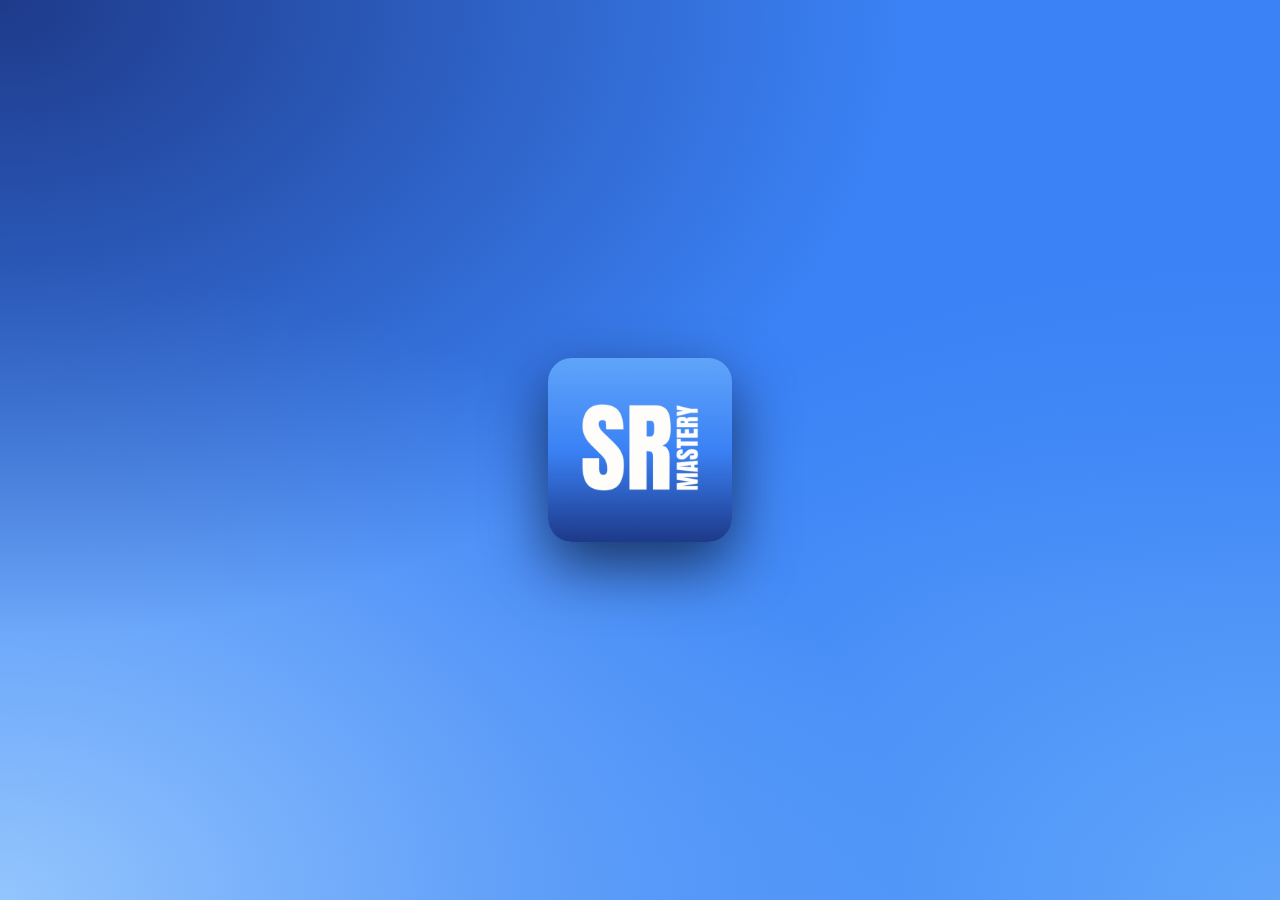
<file: index.html>
<!DOCTYPE html>
<html lang="en">
<head>
<meta charset="UTF-8">
<meta name="viewport" content="width=device-width,initial-scale=1,viewport-fit=cover">
<meta name="theme-color" content="#1e3a8a">
<meta name="apple-mobile-web-app-capable" content="yes">
<meta name="mobile-web-app-capable" content="yes">
<meta name="apple-mobile-web-app-title" content="SR Mastery">
<script>try{var s=(JSON.parse(localStorage.getItem('srm.v1')).settings||{}).theme||'dark',d=s==='dark'||(s==='system'&&matchMedia('(prefers-color-scheme: dark)').matches);document.documentElement.dataset.theme=d?'dark':'light'}catch(e){document.documentElement.dataset.theme='dark'}</script>
<style>html{background:#3b82f6}</style>
<title>Self Regulation Mastery</title>
<link rel="manifest" href="manifest.json">
<link rel="icon" href="icon-192.png">
<link rel="apple-touch-icon" href="apple-touch-icon.png">
<link rel="stylesheet" href="css/fonts.css">
<link rel="stylesheet" href="css/app.css">
</head>
<body>
<div id="splash"><img src="icon-512.png" alt="Self Regulation Mastery"></div>

<main id="welcome" hidden>
  <div class="band">
    <header class="wtop"><div data-lang-seg></div><div data-theme-seg></div></header>
    <div class="hero">
      <img src="icon-512.png" alt="" class="logo">
      <h1>Self Regulation Mastery</h1>
      <span class="kicker" data-i="kicker"></span>
      <p class="tagline" data-i="tagline"></p>
    </div>
  </div>
  <section class="pbox" aria-labelledby="lgH">
    <div class="lhd"><h2 id="lgH" data-i="login"></h2><p data-i="loginSub"></p></div>
    <div class="lhd lhd0"><h2 data-i="wlc"></h2><p data-i="wlcSub"></p></div>
    <div id="plist"></div>
    <button class="btn add wide" data-a="cp"><svg viewBox="0 0 24 24" aria-hidden="true"><path d="M12 5v14M5 12h14"/></svg><span data-i="createProfile"></span></button>
    <div id="cpForm" class="reveal"><div>
      <div class="form">
        <label class="lbl" for="pname" data-i="pname"></label>
        <input id="pname" class="inp" maxlength="24" autocomplete="off" data-ip="pname">
        <label class="lbl" for="pgender" data-i="gender"></label>
        <select id="pgender" class="inp"><option value="" data-i="choose"></option><option value="male" data-i="male"></option><option value="female" data-i="female"></option></select>
        <p id="cpErr" class="err" role="alert"></p>
        <button class="btn pri wide" data-a="create" data-i="create"></button>
        <button class="btn ghost wide" data-a="cpCancel" data-i="cancel"></button>
      </div>
    </div></div>
    <button class="btn guide wide" data-a="guide"><svg viewBox="0 0 24 24" aria-hidden="true"><circle cx="12" cy="12" r="9"/><path d="M9.5 9.5a2.5 2.5 0 1 1 3.5 2.3c-.6.3-1 .9-1 1.6v.6"/><path d="M12 17h.01"/></svg><span data-i="guide"></span></button>
    <p class="site"><svg viewBox="0 0 24 24" aria-hidden="true"><circle cx="12" cy="12" r="9"/><path d="M3 12h18M12 3c2.5 2.6 3.8 5.6 3.8 9s-1.3 6.4-3.8 9c-2.5-2.6-3.8-5.6-3.8-9S9.5 5.6 12 3"/></svg><span>srmastery.com</span></p>
  </section>
</main>

<div id="app" hidden>
  <header class="hd"><span class="hic" id="hI" aria-hidden="true"></span><div class="hx"><h1 id="hT"></h1><p id="hS"></p></div></header>
  <section id="view"></section>
  <nav id="nav" aria-label="Main"></nav>
</div>

<div id="scrim"></div>
<div id="sheet" role="dialog" aria-modal="true" aria-hidden="true"></div>
<div id="toast" role="status"></div>
<input type="file" id="impF" accept=".json,application/json" hidden>
<div id="print" aria-hidden="true"></div>
<script src="js/app.js"></script>
</body>
</html>
</file>
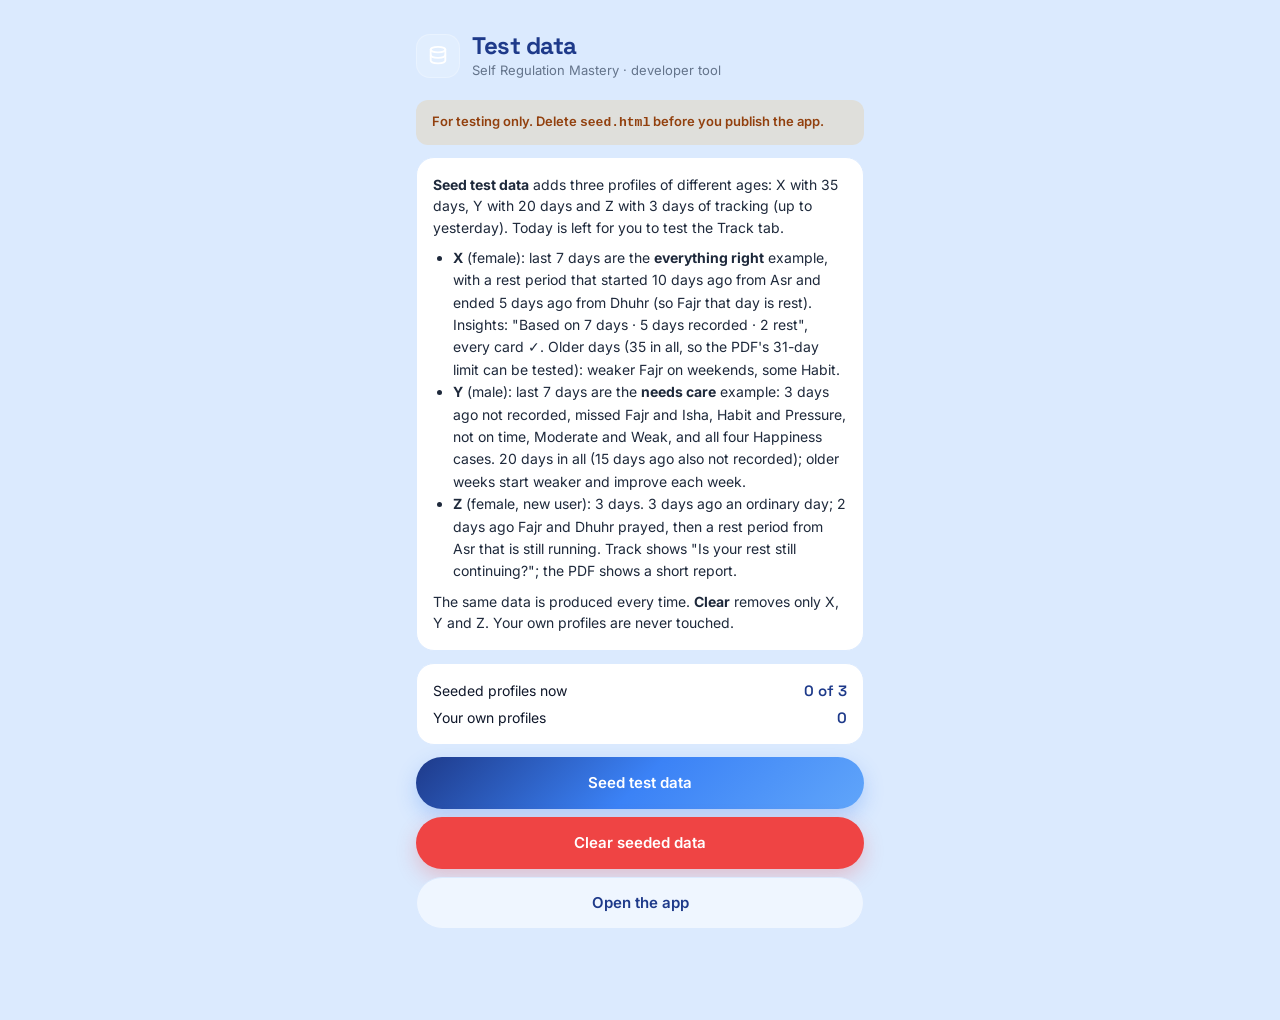
<file: seed.html>
<!DOCTYPE html>
<html lang="en">
<head>
<meta charset="UTF-8">
<meta name="viewport" content="width=device-width,initial-scale=1,viewport-fit=cover">
<title>Test Data · Self Regulation Mastery</title>
<!-- DEVELOPMENT TOOL ONLY. The app never loads this page. Delete seed.html before release. -->
<script>try{var s=(JSON.parse(localStorage.getItem('srm.v1')).settings||{}).theme,d=s==='dark'||(!s&&matchMedia('(prefers-color-scheme: dark)').matches);document.documentElement.dataset.theme=d?'dark':'light'}catch(e){}</script>
<link rel="stylesheet" href="css/fonts.css">
<link rel="stylesheet" href="css/app.css">
<style>
  body{overflow:auto}
  .wrap{max-width:480px;margin:0 auto;padding:calc(var(--s8) + var(--sat)) var(--s4) var(--s8)}
  .wrap>*+*{margin-top:var(--s3)}
  .top{display:flex;align-items:center;gap:var(--s3);margin-bottom:var(--s5)}
  .top h1{font-size:24px;line-height:1.2}
  .top p{font-size:13px;color:var(--muted)}
  .warn{display:block;padding:var(--s3) var(--s4);border-radius:var(--r-md);background:var(--warn-tint);color:var(--warn-txt);font-size:13px;font-weight:600;line-height:1.5}
  .card p{font-size:14px;line-height:1.55;color:var(--text-2)}
  .card ul{margin:var(--s2) 0 0 var(--s5);font-size:14px;line-height:1.6;color:var(--text-2)}
  .stat{display:flex;justify-content:space-between;align-items:center;gap:var(--s3);font-size:14px}
  .stat b{font:600 15px var(--f-display);color:var(--head)}
  #msg{min-height:48px;display:flex;align-items:center;justify-content:center;text-align:center;padding:var(--s3);border-radius:var(--r-md);font-size:14px;font-weight:600}
  #msg.ok{background:var(--ok-tint);color:var(--ok-txt)}
  #msg.err{background:var(--err-tint);color:var(--err-txt)}
  .btns{display:grid;gap:var(--s2)}
  a.btn{text-decoration:none}
</style>
</head>
<body>
<main class="wrap">
  <div class="top">
    <span class="hic" aria-hidden="true"><svg viewBox="0 0 24 24"><ellipse cx="12" cy="5" rx="8" ry="3"/><path d="M4 5v6c0 1.7 3.6 3 8 3s8-1.3 8-3V5"/><path d="M4 11v6c0 1.7 3.6 3 8 3s8-1.3 8-3v-6"/></svg></span>
    <div><h1>Test data</h1><p>Self Regulation Mastery · developer tool</p></div>
  </div>

  <div class="warn" role="note">For testing only. Delete <code>seed.html</code> before you publish the app.</div>

  <div class="glass card">
    <p><b>Seed test data</b> adds three profiles of different ages: X with 35 days, Y with 20 days and Z with 3 days of tracking (up to yesterday). Today is left for you to test the Track tab.</p>
    <ul>
      <li><b>X</b> (female): last 7 days are the <b>everything right</b> example, with a rest period that started 10 days ago from Asr and ended 5 days ago from Dhuhr (so Fajr that day is rest). Insights: "Based on 7 days · 5 days recorded · 2 rest", every card ✓. Older days (35 in all, so the PDF's 31-day limit can be tested): weaker Fajr on weekends, some Habit.</li>
      <li><b>Y</b> (male): last 7 days are the <b>needs care</b> example: 3 days ago not recorded, missed Fajr and Isha, Habit and Pressure, not on time, Moderate and Weak, and all four Happiness cases. 20 days in all (15 days ago also not recorded); older weeks start weaker and improve each week.</li>
      <li><b>Z</b> (female, new user): 3 days. 3 days ago an ordinary day; 2 days ago Fajr and Dhuhr prayed, then a rest period from Asr that is still running. Track shows "Is your rest still continuing?"; the PDF shows a short report.</li>
    </ul>
    <p style="margin-top:8px">The same data is produced every time. <b>Clear</b> removes only X, Y and Z. Your own profiles are never touched.</p>
  </div>

  <div class="glass card">
    <div class="stat"><span>Seeded profiles now</span><b id="cnt">–</b></div>
    <div class="stat" style="margin-top:6px"><span>Your own profiles</span><b id="own">–</b></div>
  </div>

  <div class="btns">
    <button class="btn pri wide" id="seed">Seed test data</button>
    <button class="btn dng wide" id="clear">Clear seeded data</button>
    <a class="btn ghost wide" href="./">Open the app</a>
  </div>
  <div id="msg" role="status"></div>
</main>

<script>
'use strict';
const K='srm.v1',PR=['fajr','dhuhr','asr','maghrib','isha'],SEED=['seed_x','seed_y','seed_z'],NAMES={seed_x:'X',seed_y:'Y',seed_z:'Z'};
const $=s=>document.querySelector(s);
const dk=d=>d.getFullYear()+'-'+String(d.getMonth()+1).padStart(2,'0')+'-'+String(d.getDate()).padStart(2,'0'); // local date, same as the app
const fresh=()=>({schemaVersion:3,settings:{lang:'en'},profiles:{},trackingData:{},drafts:{}});
function load(){try{const d=JSON.parse(localStorage.getItem(K));if(d&&d.schemaVersion){d.profiles=d.profiles||{};d.trackingData=d.trackingData||{};d.drafts=d.drafts||{};d.settings=d.settings||{lang:'en'};return d}}catch(e){}return fresh()}
const save=d=>localStorage.setItem(K,JSON.stringify(d));
const say=(t,c)=>{const m=$('#msg');m.textContent=t;m.className=c||''};
function refresh(){const d=load(),ids=Object.keys(d.profiles);$('#cnt').textContent=ids.filter(i=>SEED.includes(i)).length+' of 3';$('#own').textContent=ids.filter(i=>!SEED.includes(i)).length}

/* deterministic random: same data on every seed */
function rng(seed){let s=seed>>>0;return()=>{s=(s*1664525+1013904223)>>>0;return s/4294967296}}
const at=(d,h,m)=>{const x=new Date(d);x.setHours(h,m,0,0);return x.toISOString()};
const ago=(today,i)=>{const d=new Date(today);d.setDate(d.getDate()-i);return d};

/* One saved day exactly as the app stores it (v4):
   - a rest prayer (start / end day of a rest period): {prayed:false,motive:null,manner:null,rest:true}
   - not prayed -> motive & manner null
   - Life Impact only when every due prayer was performed, otherwise null
   - happy: 'well' | 'moderate' | 'none' every recorded day */
function day(d,o,r){const rs=o.rest||[],prayers={};
  PR.forEach(p=>{if(rs.includes(p)){prayers[p]={prayed:false,motive:null,manner:null,rest:true};return}
    const y=!(o.miss||[]).includes(p);
    prayers[p]={prayed:y,motive:y?((o.habit||[]).includes(p)?'habit':(o.pressure||[]).includes(p)?'pressure':'purpose'):null,manner:y?!(o.notRight||[]).includes(p):null}});
  const due=PR.filter(p=>!rs.includes(p)),all=due.every(p=>prayers[p].prayed);
  return{isExempt:false,prayers,impact:all?(o.impact||'better'):null,happy:o.hap,savedAt:at(d,21,10+Math.floor(r()*45))}}
/* a full rest day inside a rest period: the app writes it by itself (auto) the same way */
const restDay=d=>({isExempt:true,prayers:null,impact:null,happy:null,savedAt:at(d,21,0),auto:true});
/* an ordinary older day from chances */
function rand(d,r,c){const o={miss:[],habit:[],pressure:[],notRight:[]};
  PR.forEach(p=>{if(r()>c.pray(p))return o.miss.push(p);if(r()>c.purpose)(r()<c.press?o.pressure:o.habit).push(p);if(r()>c.right(p))o.notRight.push(p)});
  const good=!o.miss.length&&!o.habit.length&&!o.pressure.length;
  o.impact=good?(r()<.85?'better':'average'):(r()<.5?'average':'poor');
  const earned=good&&!o.notRight.length&&o.impact==='better';
  o.hap=earned?(r()<.85?'well':'moderate'):(r()<.25?'well':r()<.6?'moderate':'none');
  return day(d,o,r)}

/* X (female): last 7 days = "everything right" with rest.
   Rest period: from Asr 10 days ago (Fajr + Dhuhr prayed that day) to Dhuhr 5 days ago (Fajr that day is rest).
   7 days: 7 & 6 days ago rest · 5 days ago 4 of 4 · 4–1 days ago all perfect. */
const DAYS={seed_x:35,seed_y:20,seed_z:3}; // tracked days per profile (yesterday back to N days ago)
function buildX(today){const r=rng(11),td={};
  for(let i=1;i<=DAYS.seed_x;i++){const d=ago(today,i),k=dk(d);
    if(i<=4){td[k]=day(d,{impact:'better',hap:'well'},r);continue}
    if(i===5){td[k]=day(d,{rest:['fajr'],impact:'better',hap:'well'},r);continue}
    if(i<=9){td[k]=restDay(d);continue}
    if(i===10){td[k]=day(d,{rest:['asr','maghrib','isha'],impact:'better',hap:'well'},r);continue}
    const wk=[0,6].includes(d.getDay());
    td[k]=rand(d,r,{pray:p=>p==='fajr'?(wk?.3:.85):.95,purpose:.88,press:.25,right:()=>.8})}
  return td}
const restX=today=>[{s:dk(ago(today,10)),sp:2,e:dk(ago(today,5)),ep:1}];

/* Y (male): last 7 days = "needs care"; every Insights card shows its improvement message:
   missed 7 of 35 (Fajr 2, Isha 2, Dhuhr 1, Asr 1, Maghrib 1; 3 days ago not recorded) · 2 of 28 without purpose
   · 2 of 28 not on time / right way · Moderate 1, Weak 1, 3 days cannot be assessed
   · Happiness: complete & well 1, complete & low 1, short & well 2, short & low 2 */
const Y7={1:{impact:'better',hap:'well'},
  2:{miss:['fajr'],hap:'moderate'},
  4:{habit:['isha'],notRight:['fajr'],impact:'poor',hap:'well'},
  5:{impact:'better',hap:'moderate'},
  6:{miss:['isha'],hap:'well'},
  7:{pressure:['asr'],notRight:['isha'],impact:'average',hap:'none'}};
function buildY(today){const r=rng(29),td={};
  for(let i=1;i<=DAYS.seed_y;i++){if(i===3||i===15)continue; // not recorded
    const d=ago(today,i),k=dk(d),w=Math.min(4,Math.ceil(i/7)); // week 1 = most recent
    if(Y7[i]){td[k]=day(d,Y7[i],r);continue}
    const P=[0,.97,.86,.72,.58][w],M=[0,.95,.82,.68,.55][w],Q=[0,.9,.78,.64,.5][w]; // each week better than the one before
    td[k]=rand(d,r,{pray:()=>P,purpose:M,press:w>=3?.7:.35,right:p=>p==='isha'?Q-.3:Q})}
  return td}

/* Z (female, new user, 3 days): 3 days ago ordinary · 2 days ago Fajr + Dhuhr, rest from Asr · 1 day ago rest.
   The rest period is still running (the app adds today by itself). */
function buildZ(today){const r=rng(47),td={};
  for(let i=1;i<=DAYS.seed_z;i++){const d=ago(today,i),k=dk(d);
    if(i===1){td[k]=restDay(d);continue}
    if(i===2){td[k]=day(d,{rest:['asr','maghrib','isha'],impact:'better',hap:'well'},r);continue}
    td[k]=rand(d,r,{pray:()=>.92,purpose:.85,press:.3,right:()=>.82})}
  return td}
const restZ=today=>[{s:dk(ago(today,2)),sp:2,e:null,ep:null}];

$('#seed').onclick=()=>{try{
  const d=load(),clash=Object.values(d.profiles).find(p=>!SEED.includes(p.id)&&['x','y','z'].includes(p.name.trim().toLowerCase()));
  if(clash)return say(`You already have your own profile named “${clash.name}”. Rename it in the app first.`,'err');
  const today=new Date();today.setHours(12,0,0,0);
  const created=id=>{const c=ago(today,DAYS[id]);c.setHours(9,0,0,0);return c.toISOString()}; // each profile starts on its first tracked day
  const mk=(id,gender,rest)=>{d.profiles[id]={id,name:NAMES[id],gender,createdAt:created(id),seeded:true};if(rest)d.profiles[id].rest=rest;delete d.drafts[id]};
  mk('seed_x','female',restX(today));mk('seed_y','male');mk('seed_z','female',restZ(today));
  d.trackingData.seed_x=buildX(today);d.trackingData.seed_y=buildY(today);d.trackingData.seed_z=buildZ(today);
  d.schemaVersion=Math.max(d.schemaVersion||0,3);
  save(d);refresh();
  say(`Done. X: ${Object.keys(d.trackingData.seed_x).length} days, Y: ${Object.keys(d.trackingData.seed_y).length} days, Z: ${Object.keys(d.trackingData.seed_z).length} days. Open (or reload) the app.`,'ok');
}catch(e){say('Could not save test data: '+e.message,'err')}};

$('#clear').onclick=()=>{try{
  const d=load();let n=0;
  SEED.forEach(id=>{if(d.profiles[id])n++;delete d.profiles[id];delete d.trackingData[id];delete d.drafts[id]});
  save(d);refresh();say(n?'Seeded profiles X, Y and Z and all their data were removed.':'There was no seeded data to remove.','ok');
}catch(e){say('Could not clear: '+e.message,'err')}};

refresh();
</script>
</body>
</html>
</file>
<file: css/fonts.css>
@font-face{font-family:"Space Grotesk";font-weight:300 700;font-style:normal;font-display:swap;src:url(../fonts/sg.woff2) format("woff2")}
@font-face{font-family:"Inter";font-weight:100 900;font-style:normal;font-display:swap;src:url(../fonts/inter.woff2) format("woff2")}
@font-face{font-family:"JetBrains Mono";font-weight:100 800;font-style:normal;font-display:swap;src:url(../fonts/jbm.woff2) format("woff2")}
@font-face{font-family:"Anek Malayalam";font-weight:100 800;font-style:normal;font-display:swap;src:url(../fonts/anek-ml.woff2) format("woff2")}
@font-face{font-family:"Noto Sans Malayalam";font-weight:100 900;font-style:normal;font-display:swap;src:url(../fonts/noto-ml.woff2) format("woff2")}
@font-face{font-family:"Manjari";font-weight:400;font-style:normal;font-display:swap;src:url(../fonts/manjari-400.woff2) format("woff2")}
@font-face{font-family:"Manjari";font-weight:700;font-style:normal;font-display:swap;src:url(../fonts/manjari-700.woff2) format("woff2")}
@font-face{font-family:"Amiri";font-weight:400;font-style:normal;font-display:swap;src:url(../fonts/amiri.woff2) format("woff2")}
</file>
<file: css/app.css>
/* =====================================================================
   Self Regulation Mastery — stylesheet v3
   Colours & fonts: COLOR.html (Cognitive Blue) only, + Amiri for Arabic.
   See DESIGN.md for the blueprint this file implements.
   ===================================================================== */

/* ---------- 1. Tokens ---------- */
:root{
  /* primitives (COLOR.html) */
  --cb-navy:#1e3a8a;--cb-blue-electric:#3b82f6;--cb-blue-sky:#60a5fa;--cb-blue-light:#93c5fd;--cb-blue-pale:#dbeafe;--cb-blue-ice:#eff6ff;
  --cb-blue-hover:#2563eb;--cb-blue-active:#1d4ed8;--cb-white:#ffffff;--cb-slate-dark:#1e293b;--cb-slate-verydark:#0f172a;--cb-midnight:#020617;
  --cb-slate:#334155;--cb-slate-mid:#475569;--cb-text-muted:#64748b;
  --cb-ok:#10b981;--cb-warn:#f59e0b;--cb-err:#ef4444;--cb-ok-ink:#065f46;--cb-warn-ink:#92400e;--cb-ok-pale:#d1fae5;--cb-warn-pale:#fef3c7;--cb-line-subtle:#e2e8f0;
  --grad-primary:linear-gradient(135deg,#1e3a8a,#3b82f6,#60a5fa);
  --grad-mesh:radial-gradient(at 0% 0%,#1e3a8a 0%,transparent 50%),radial-gradient(at 100% 0%,#3b82f6 0%,transparent 50%),radial-gradient(at 100% 100%,#60a5fa 0%,transparent 50%),radial-gradient(at 0% 100%,#93c5fd 0%,transparent 50%);
  --ease-out:cubic-bezier(.215,.61,.355,1);--ease-spring:cubic-bezier(.34,1.56,.64,1);
  --shadow-sm:0 2px 8px rgba(30,58,138,.05);--shadow-md:0 6px 24px rgba(30,58,138,.08);--shadow-lg:0 14px 40px rgba(30,58,138,.12);--shadow-xl:0 24px 60px rgba(30,58,138,.18);
  --r-xs:4px;--r-sm:8px;--r-md:12px;--r-lg:18px;--r-xl:24px;--r-pill:9999px;
  --s1:4px;--s2:8px;--s3:12px;--s4:16px;--s5:20px;--s6:24px;--s8:32px;--s10:40px;--s12:48px;
  --f-display:'Space Grotesk','Anek Malayalam',sans-serif;--f-body:'Inter','Noto Sans Malayalam',sans-serif;--f-mono:'JetBrains Mono',monospace;--f-ar:'Amiri',serif;
  --sat:env(safe-area-inset-top,0px);--sab:env(safe-area-inset-bottom,0px);
  /* semantic roles — light */
  --canvas:var(--cb-blue-ice);--surface:var(--cb-white);--fill:var(--cb-blue-ice);--raised:var(--cb-white);
  --line:var(--cb-blue-pale);--line-2:var(--cb-blue-light);
  --head:var(--cb-navy);--text:var(--cb-slate-verydark);--text-2:var(--cb-slate-dark);--muted:var(--cb-text-muted);
  --accent:var(--cb-blue-electric);--accent-ink:var(--cb-blue-electric);--accent-soft:var(--cb-blue-pale);
  --ok-tint:rgba(16,185,129,.12);--warn-tint:rgba(245,158,11,.14);--err-tint:rgba(239,68,68,.1);
  --ok-txt:var(--cb-ok-ink);--warn-txt:var(--cb-warn-ink);--err-txt:var(--cb-err);
  --glass:rgba(255,255,255,.75);--scrim:rgba(15,23,42,.65);
  /* chart series */
  --ser1:var(--cb-navy);--ser2:var(--cb-blue-electric);--ser3:var(--cb-blue-sky);
  /* legacy names still used by inline markup */
  --t-head:var(--head);--t-body:var(--text);--t-muted:var(--muted);--border-card:var(--line);--border-interactive:var(--line-2);
  --cb-blue-ice-v:var(--fill);--surface-glass-light:var(--glass);
  color-scheme:light;
}
:root[data-theme=dark]{
  --canvas:var(--cb-slate-verydark);--surface:var(--cb-slate-dark);--fill:var(--cb-slate-verydark);--raised:var(--cb-slate);
  --line:var(--cb-slate);--line-2:var(--cb-slate-mid);
  --head:var(--cb-white);--text:var(--cb-blue-ice);--text-2:var(--cb-blue-ice);--muted:var(--cb-blue-light);
  --accent:var(--cb-blue-electric);--accent-ink:var(--cb-blue-sky);--accent-soft:rgba(59,130,246,.18);
  --ok-tint:rgba(16,185,129,.16);--warn-tint:rgba(245,158,11,.16);--err-tint:rgba(239,68,68,.16);
  --ok-txt:var(--cb-ok);--warn-txt:var(--cb-warn);--err-txt:var(--cb-err);
  --glass:rgba(30,41,59,.78);--scrim:rgba(2,6,23,.8);
  --shadow-sm:0 2px 8px rgba(2,6,23,.35);--shadow-md:0 6px 24px rgba(2,6,23,.45);--shadow-lg:0 14px 40px rgba(2,6,23,.55);--shadow-xl:0 24px 60px rgba(2,6,23,.65);
  --ser1:var(--cb-blue-electric);--ser2:var(--cb-blue-sky);--ser3:var(--cb-blue-light);
  color-scheme:dark;
}

/* ---------- 2. Base ---------- */
*{box-sizing:border-box;margin:0;padding:0;-webkit-tap-highlight-color:transparent}
html,body{height:100%}
body{font:400 15px/1.5 var(--f-body);color:var(--text);background:var(--canvas);overflow:hidden;-webkit-font-smoothing:antialiased;-webkit-text-size-adjust:100%;transition:background-color .3s}
:lang(ml) body{line-height:1.6}
h1,h2,h3{font-family:var(--f-display);letter-spacing:-.02em;color:var(--head)}
:lang(ml) h1,:lang(ml) h2,:lang(ml) h3{letter-spacing:0}
[hidden]{display:none!important}
button,input,select{font:inherit;color:inherit}
button{border:0;background:none;cursor:pointer;touch-action:manipulation;min-height:48px;min-width:48px}
button:disabled{cursor:default}
:focus-visible{outline:3px solid var(--cb-blue-sky);outline-offset:2px;border-radius:var(--r-sm)}
::selection{background:var(--cb-blue-light);color:var(--cb-slate-verydark)}   /* text selection and the typing caret in palette blue, not the browser default */
input,select{caret-color:var(--accent);accent-color:var(--accent)}
svg{flex:none}
.muted{color:var(--muted);font-size:13px}
.row{display:flex;align-items:center;justify-content:space-between;gap:var(--s3)}
@keyframes fade{from{opacity:0}}
@keyframes rise{from{opacity:0;transform:translateY(12px)}}
@keyframes pop{from{opacity:0;transform:scale(.92)}}
@keyframes bounce{40%{transform:translateY(-4px) scale(1.08)}}

/* icon tile (one style everywhere) */
.ti,.empty .ic{flex:none;display:grid;place-items:center;width:40px;height:40px;border-radius:var(--r-md);background:var(--accent-soft);color:var(--head)}
:root[data-theme=dark] .ti,:root[data-theme=dark] .empty .ic{color:var(--cb-blue-sky)}
.ti svg,.empty .ic svg,.act svg,#nav svg,.hic svg{width:20px;height:20px;fill:none;stroke:currentColor;stroke-width:2;stroke-linecap:round;stroke-linejoin:round}
.ti.sm{width:36px;height:36px;border-radius:10px}
.ti.sm svg{width:18px;height:18px}

/* ---------- 3. Splash ---------- */
#splash{position:fixed;inset:0;z-index:60;display:grid;place-items:center;background:var(--grad-mesh),var(--cb-blue-electric);transition:opacity .6s var(--ease-out)}
#splash.out{opacity:0;pointer-events:none}
#splash img{width:min(40vw,184px);border-radius:var(--r-xl);box-shadow:var(--shadow-xl);animation:logoIn 1.3s var(--ease-out) both}
@keyframes logoIn{from{opacity:0;transform:scale(.72)}}

/* ---------- 4. Welcome ----------
   A brand band on top (language left, theme right; logo, title, kicker, tagline centred) and a sheet
   with rounded top corners that runs to the bottom: centred heading, profile tiles, new profile, form, web address. */
#welcome{position:fixed;inset:0;display:flex;flex-direction:column;overflow-x:hidden;overflow-y:auto;animation:fade .5s var(--ease-out);background:var(--grad-primary)}
#welcome::before{content:"";position:fixed;inset:0;background:var(--grad-mesh);opacity:.35;pointer-events:none}
:root[data-theme=dark] #welcome{background:linear-gradient(160deg,#1e3a8a,#1d4ed8 55%,#2563eb)}
#welcome>*{position:relative;width:100%;max-width:480px;margin-inline:auto;flex:none}
.band{overflow:hidden;padding:calc(var(--s3) + var(--sat)) var(--s4) 70px;color:#fff}   /* 70 = sheet overlap 32 + peek layer 10 + 28 clear space under the tagline */
.band::after{content:"";position:absolute;right:-60px;top:-60px;width:220px;height:220px;border-radius:50%;background:rgba(255,255,255,.07);pointer-events:none}
/* language + theme on the band: small segmented controls, the chosen option white inside the track.
   Each option is 36px to the eye; an invisible strip above and below makes the touch area 48px. */
.wtop{position:relative;z-index:1;display:flex;align-items:center;justify-content:space-between;gap:var(--s2)}
.wtop .seg{gap:2px;padding:3px;border-radius:var(--r-pill);background:rgba(255,255,255,.12);border:1px solid rgba(255,255,255,.22);box-shadow:none}
.wtop .seg button{position:relative;min-width:0;min-height:36px;padding:0 14px;border-radius:var(--r-pill);font-size:13px;font-weight:600;color:rgba(255,255,255,.8);box-shadow:none}
.wtop .seg button::before{content:"";position:absolute;inset:-6px 0}
.wtop .seg button.on{background:#fff;color:var(--cb-navy);box-shadow:none}
.wtop .seg button:focus-visible{outline:2px solid #fff;outline-offset:2px}
.wtop [data-theme-seg] button{width:48px;padding:0}
.wtop [data-theme-seg] svg{width:18px;height:18px;fill:none;stroke:currentColor;stroke-width:2;stroke-linecap:round;stroke-linejoin:round}
@media(max-width:340px){.wtop .seg button{padding:0 10px;font-size:12.5px}.wtop [data-theme-seg] button{width:44px}}
.hero{position:relative;z-index:1;padding-top:var(--s8);text-align:center}
.logo{display:block;margin:0 auto;width:76px;height:76px;border-radius:22px;box-shadow:0 12px 28px rgba(2,6,23,.32),inset 0 0 0 1px rgba(255,255,255,.25);animation:pop .6s var(--ease-spring) both}
.hero h1{margin-top:var(--s4);color:#fff;font-size:clamp(24px,7vw,28px);line-height:1.15;font-weight:700;letter-spacing:-.01em}
.kicker{display:flex;width:fit-content;align-items:center;height:28px;margin:var(--s2) auto 0;padding:0 12px;line-height:1;border-radius:var(--r-pill);background:rgba(255,255,255,.16);font:600 11px var(--f-display);letter-spacing:.12em;text-transform:uppercase;color:#fff}
:lang(ml) .kicker{letter-spacing:0;text-transform:none;font-size:12.5px}
/* same height in both languages, so nothing moves when the language changes: Malayalam needs 3 lines,
   English (2 lines) sits in the middle of the same space */
.tagline{display:flex;align-items:center;justify-content:center;max-width:300px;min-height:calc(3 * 22.5px);margin:var(--s3) auto 0;font-size:14.5px;line-height:22.5px;color:rgba(255,255,255,.88);text-wrap:balance}
/* the sheet; a faint layer peeks above its top edge */
#welcome>.pbox{flex:1 0 auto}   /* fills the screen down to the bottom */
.pbox{z-index:0;margin-top:calc(-1 * var(--s8));display:flex;flex-direction:column;padding:var(--s6) var(--s5) calc(var(--s3) + var(--sab));border-radius:28px 28px 0 0;background:var(--canvas);box-shadow:0 -8px 30px rgba(2,6,23,.18)}
.pbox::before{content:"";position:absolute;z-index:-1;left:22px;right:22px;top:-10px;height:30px;border-radius:22px 22px 0 0;background:rgba(255,255,255,.28)}
:root[data-theme=dark] .pbox::before{background:rgba(15,23,42,.55)}
.lhd{margin-bottom:var(--s4);text-align:center}
.lhd h2{font:700 22px/28px var(--f-display);color:var(--head)}
.lhd p{margin-top:var(--s1);font-size:14px;color:var(--muted);line-height:20px}
@media(max-width:380px){:lang(ml) .lhd p{font-size:12.5px;letter-spacing:-.005em}}   /* keeps the Malayalam line on one line, like English */
@media(max-width:340px){.lhd p{min-height:40px}}   /* on the smallest phones the Malayalam line can need two lines: keep that room in both languages */
.lhd0,.noprof .lhd{display:none}            /* no profile yet: "Welcome" instead of "Log in" */
.noprof .lhd0{display:block}
/* each profile is its own tile (clear separation, same shape as the "+ Create profile" tile below) */
#plist{display:grid;gap:var(--s2);margin-bottom:var(--s3)}
#plist:empty{display:none}
.pf{display:flex;align-items:center;gap:var(--s3);width:100%;min-height:64px;padding:var(--s2) var(--s4);text-align:start;border-radius:var(--r-lg);background:var(--surface);border:1px solid var(--line);transition:background-color .2s,border-color .2s}
.pf:active{background:var(--accent-soft);border-color:var(--accent-ink)}
.pf:focus-visible{outline:2px solid var(--accent);outline-offset:2px}
.pf.new{animation:rise .5s var(--ease-spring)}
.av{flex:none;width:44px;height:44px;border-radius:50%;display:grid;place-items:center;background:var(--grad-primary);color:#fff;font:600 18px/1 var(--f-display);box-shadow:inset 0 0 0 2px rgba(255,255,255,.18)}
.av.big{width:64px;height:64px;font-size:26px}
.pn{flex:1;min-width:0;font-weight:600;font-size:16px;color:var(--text);overflow:hidden;text-overflow:ellipsis;white-space:nowrap}
.chev{color:var(--muted);font-size:22px;line-height:1}
/* new profile: dashed tile under the list; the main button when there is no profile yet */
.btn.add{min-height:56px;margin-bottom:var(--s3);border-radius:var(--r-lg);background:transparent;color:var(--accent-ink);border:2px dashed var(--accent-ink);box-shadow:none;font-size:15px}
.btn.add span{white-space:nowrap;overflow:hidden;text-overflow:ellipsis;min-width:0}
.btn.add svg{flex:none;width:20px;height:20px;fill:none;stroke:currentColor;stroke-width:2.2;stroke-linecap:round}
.btn.add:active{background:var(--accent-soft)}
.noprof .btn.add{border:0;background:var(--grad-primary);color:#fff;box-shadow:0 8px 20px rgba(59,130,246,.28)}
@media(max-width:360px){.btn.add{font-size:14px;padding:0 var(--s3)}}
/* How to use: an outline button right under Create profile (and its form) */
.btn.guide{min-height:48px;margin-bottom:var(--s3);border-radius:var(--r-lg);background:transparent;color:var(--accent-ink);border:1.5px solid var(--accent-ink);box-shadow:none}
.btn.guide svg{flex:none;width:20px;height:20px;fill:none;stroke:currentColor;stroke-width:2;stroke-linecap:round;stroke-linejoin:round}
.btn.guide:active{background:var(--accent-soft)}
.reveal{display:grid;grid-template-rows:0fr;transition:grid-template-rows .4s var(--ease-out)}
.reveal>div{overflow:hidden;min-height:0}
.reveal.open{grid-template-rows:1fr}
#cpForm{margin-bottom:var(--s3)}
.form{margin-top:var(--s3);padding:var(--s4);display:grid;gap:var(--s2)}
.pbox .form{margin-top:0;padding:var(--s1) 0 0}
.pbox .form .btn+.btn{margin-top:var(--s1)}
.pbox .btn.ghost,#sheet .btn.ghost,#view>.btn.ghost{background:var(--surface)}   /* a ghost button on a canvas-coloured container */
.lbl{font-size:13px;font-weight:600;color:var(--text-2)}
.inp{width:100%;min-height:48px;padding:0 var(--s4);font-size:16px;color:var(--text);background:var(--fill);border:1.5px solid var(--line);border-radius:var(--r-md);transition:border-color .2s,box-shadow .2s;-webkit-appearance:none;appearance:none}
select.inp{background-image:linear-gradient(45deg,transparent 50%,var(--muted) 50%),linear-gradient(135deg,var(--muted) 50%,transparent 50%);background-position:calc(100% - 22px) 50%,calc(100% - 16px) 50%;background-size:6px 6px;background-repeat:no-repeat;padding-inline-end:var(--s10)}
.inp:focus{outline:none;border-color:var(--accent);box-shadow:0 0 0 4px var(--accent-soft)}
.inp::placeholder{color:var(--muted)}
.err{min-height:1.4em;font-size:13px;font-weight:500;color:var(--err-txt)}
/* the web address at the bottom of the sheet: plain text (not a link), quiet, with a small globe */
.site{display:flex;align-items:center;justify-content:center;gap:6px;margin-top:auto;padding-top:var(--s5);font:600 13px/20px var(--f-display);letter-spacing:.04em;color:var(--muted);user-select:text}
.site svg{width:15px;height:15px;fill:none;stroke:var(--accent-ink);stroke-width:1.8;stroke-linecap:round;stroke-linejoin:round}
.site span{color:var(--text-2)}

/* scroll areas: they scroll by touch, wheel and keyboard, but no bar is drawn (desktop browsers would show a grey bar) */
#welcome,#view,#sheet{scrollbar-width:none;-ms-overflow-style:none}
#welcome::-webkit-scrollbar,#view::-webkit-scrollbar,#sheet::-webkit-scrollbar{display:none;width:0;height:0}
#view,#sheet{overflow-x:hidden}

/* ---------- 5. Buttons ---------- */
.btn{display:inline-flex;align-items:center;justify-content:center;gap:var(--s2);min-height:52px;padding:0 var(--s6);border-radius:var(--r-pill);font-weight:600;font-size:15px;transition:transform .2s var(--ease-spring),background .2s,box-shadow .2s,color .2s}
.btn.wide{display:flex;width:100%}
.btn.pri{background:var(--grad-primary);color:#fff;box-shadow:0 8px 20px rgba(59,130,246,.28)}
.btn.pri:active{transform:scale(.97)}
.btn.pri:disabled{background:var(--surface);color:var(--muted);box-shadow:inset 0 0 0 1.5px var(--line-2);border:0}
.btn.ghost{background:var(--fill);color:var(--head);border:1px solid var(--line)}
:root[data-theme=dark] .btn.ghost{background:var(--raised);border-color:var(--line-2)}
.btn.dng{background:var(--cb-err);color:#fff;box-shadow:0 8px 20px rgba(239,68,68,.25)}
.btn:active{transform:scale(.97)}

/* ---------- 6. Segmented control (Yes/No, language, theme) ---------- */
/* every choice control: one flat segmented style (like the login switches) — a track with a thin line, the chosen option tinted inside it */
.seg,.yn{display:inline-flex;gap:2px;padding:3px;border-radius:var(--r-pill);background:var(--fill);border:1px solid var(--line);box-shadow:none}
.seg button,.yn button{min-height:42px;min-width:56px;padding:0 var(--s4);border-radius:var(--r-pill);font-size:14px;font-weight:600;color:var(--muted);white-space:nowrap;transition:background-color .25s var(--ease-out),color .2s,box-shadow .25s}
.seg button.on,.yn button.on{background:var(--accent-soft);color:var(--accent-ink);box-shadow:none}
.yn button.on[data-v="0"]{background:var(--warn-tint);color:var(--warn-txt)}   /* "No" = amber, as on the day card */
.yn button.on[data-v="1"]{color:var(--accent-ink)}
.yn button.on[data-v="1"]::before{content:"✓";margin-inline-end:6px}
.yn button.on[data-v="0"]::before{content:"✕";margin-inline-end:6px}

/* ---------- 7. App shell ----------
   Same language as the login screen: the tab title sits on the blue band, the tab content is a sheet with
   28px top corners (thin edge, soft shadow) that rises over the band and scrolls inside. */
#app{position:fixed;inset:0;display:flex;flex-direction:column;animation:fade .4s var(--ease-out);background:var(--grad-primary)}
:root[data-theme=dark] #app{background:linear-gradient(160deg,#1e3a8a,#1d4ed8 55%,#2563eb)}
#app::before{content:"";position:absolute;inset:0;background:var(--grad-mesh);opacity:.35;pointer-events:none}
.hd{position:relative;z-index:1;overflow:hidden;display:flex;align-items:center;gap:var(--s3);padding:calc(var(--s4) + var(--sat)) var(--s5) calc(var(--s4) + 28px);color:#fff}
.hd::after{content:"";position:absolute;right:-60px;top:-70px;width:200px;height:200px;border-radius:50%;background:rgba(255,255,255,.07);pointer-events:none}
.hic{flex:none;width:44px;height:44px;border-radius:14px;display:grid;place-items:center;color:#fff;background:rgba(255,255,255,.16);box-shadow:inset 0 0 0 1px rgba(255,255,255,.25)}
.hic svg{width:22px;height:22px;animation:bounce .5s var(--ease-spring)}
.hx{position:relative;min-width:0}
.hd h1{font-size:28px;line-height:1.15;font-weight:700;color:#fff}
.hd p{font-size:13px;line-height:1.4;color:rgba(255,255,255,.85);margin-top:1px}
#view{position:relative;z-index:2;flex:1;overflow-y:auto;overscroll-behavior:contain;margin-top:-28px;padding:var(--s5) var(--s4) calc(112px + var(--sab));background:var(--canvas);border:1px solid var(--line);border-bottom:0;border-radius:28px 28px 0 0;box-shadow:0 -8px 30px rgba(2,6,23,.18)}
#view>*{max-width:560px;margin-inline:auto;animation:rise .45s var(--ease-out) backwards}
#view>*+*{margin-top:var(--s3)}
#view>*:nth-child(2){animation-delay:.04s}#view>*:nth-child(3){animation-delay:.08s}#view>*:nth-child(4){animation-delay:.12s}#view>*:nth-child(n+5){animation-delay:.16s}

/* bottom navigation */
#nav{position:fixed;z-index:20;left:var(--s4);right:var(--s4);bottom:calc(var(--s3) + var(--sab));max-width:400px;margin-inline:auto;display:flex;padding:6px;border-radius:var(--r-xl);background:var(--glass);backdrop-filter:blur(20px);-webkit-backdrop-filter:blur(20px);box-shadow:inset 0 0 0 1px var(--line),var(--shadow-lg)}
#nav button{flex:1;display:flex;flex-direction:column;align-items:center;justify-content:center;gap:4px;min-height:56px;font-size:12px;font-weight:600;color:var(--muted);transition:color .2s}
#nav svg{width:22px;height:22px;box-sizing:content-box;padding:4px 14px;border-radius:var(--r-pill);transition:background-color .3s var(--ease-out)}
#nav button.on{color:var(--accent-ink)}
#nav button.on svg{background:var(--accent-soft);animation:bounce .45s var(--ease-spring)}

/* ---------- 8. Cards & lists ---------- */
.glass,.card{background:var(--surface);border:1px solid var(--line);border-radius:var(--r-lg);box-shadow:none}
.card{padding:var(--s4)}
.card h3{font-size:17px;font-weight:600;line-height:1.35}
.sec{margin:var(--s6) var(--s1) calc(var(--s1) * -1)!important;font:700 15px/1.3 var(--f-display);color:var(--head)}
.ch{display:flex;align-items:center;gap:var(--s3);min-height:44px}
.pi{min-width:0;flex:1}
.pt{font:600 17px/1.3 var(--f-display);color:var(--text);letter-spacing:-.01em}
:lang(ml) .pt{letter-spacing:0;line-height:1.4}
.ps{font-size:13px;line-height:1.4;color:var(--muted);transition:color .2s}
.ps.ok{color:var(--ok-txt);font-weight:600}
.ps.warn{color:var(--warn-txt);font-weight:600}
.ps.sel{color:var(--accent-ink);font-weight:600}
.ch>.bd{margin-inline-start:auto}
.list{overflow:hidden;padding:0}
.act{display:flex;align-items:center;gap:var(--s3);width:100%;min-height:60px;padding:0 var(--s4);text-align:start;font-size:15px;font-weight:600;color:var(--text);transition:background-color .2s}
.act+.act{border-top:1px solid var(--line)}
.act:active{background:var(--fill)}
.act .al{flex:1}
.act.dng{color:var(--err-txt)}
.act.dng .ti{background:var(--err-tint);color:var(--cb-err)}
.empty{text-align:center;padding:var(--s8) var(--s6)}
.empty .ic{width:56px;height:56px;border-radius:50%;margin:0 auto var(--s4)}
.empty .ic svg{width:26px;height:26px}
.empty p{font:600 16px/1.4 var(--f-display);color:var(--text)}

/* badges */
.bd{display:inline-flex;align-items:center;gap:6px;padding:4px 12px;border-radius:var(--r-pill);font-size:13px;font-weight:600;white-space:nowrap;line-height:1.3}
.bd.better,.bd.h-well{background:var(--ok-tint);color:var(--ok-txt)}
.bd.average,.bd.h-moderate{background:var(--warn-tint);color:var(--warn-txt)}
.bd.poor,.bd.h-none{background:var(--err-tint);color:var(--err-txt)}
.bd.none{background:var(--fill);color:var(--muted);box-shadow:inset 0 0 0 1px var(--line)}
.bd.rest{background:var(--cb-text-muted);color:#fff}

/* switch */

/* ---------- 9. Track ---------- */
/* Track day card: a flat tile like every other card; the count in blue (green once the day is saved with every prayer done),
   five steps underneath — prayed blue, not prayed amber, not answered yet light, rest an outline */
.hero2{position:relative;overflow:hidden;padding:var(--s5);border:1px solid var(--line);border-radius:var(--r-lg);background:var(--surface);color:var(--text);box-shadow:none}
.hero2 .row{position:relative;z-index:1;align-items:flex-start}
.hero2 .muted{color:var(--muted);font-size:13px;font-weight:500}
.stT{display:block;margin-top:2px;font:700 32px/1.15 var(--f-display);letter-spacing:-.02em;color:var(--accent-ink)}
.hero2.isEx .stT{font-size:20px;line-height:1.3;max-width:15em}
.hero2.ok .stT{color:var(--ok-txt)}
.hero2 .av{background:var(--grad-primary);color:#fff;box-shadow:inset 0 0 0 2px rgba(255,255,255,.18)}
.steps{position:relative;z-index:1;display:grid;grid-template-columns:repeat(5,1fr);gap:6px;margin-top:var(--s5)}
.steps i{height:6px;border-radius:var(--r-pill);background:var(--line);transition:background-color .35s var(--ease-out)}
.steps i.y{background:var(--accent)}
.steps i.n{background:var(--cb-warn)}
.steps i.r{background:transparent;box-shadow:inset 0 0 0 1.5px var(--line-2)}
.hero2.ok .steps i.y{background:var(--cb-ok)}

#prayers{display:grid;gap:var(--s3)}
#prayers>*+*{margin:0}

.pc{padding:var(--s3) var(--s4);transition:box-shadow .25s,border-color .25s}
.pc>.row:first-child{min-height:60px!important}
.ph{display:flex;align-items:center;gap:var(--s3);min-width:0;flex:1;min-height:48px;border-radius:var(--r-md)}
.pc.done.s-yes .ph{cursor:pointer}
.nb{flex:none;width:40px;height:40px;border-radius:50%;display:grid;place-items:center;background:var(--fill);color:var(--head);font:600 15px var(--f-mono);box-shadow:inset 0 0 0 1px var(--line);transition:background-color .3s,color .3s,box-shadow .3s,transform .3s var(--ease-spring)}
.pc.s-yes:not(.done) .nb{box-shadow:inset 0 0 0 2px var(--cb-warn)}
.pc.done .nb{position:relative;font-size:0;color:#fff;background:var(--accent);box-shadow:none;transform:scale(1.04)}
/* ✓ / ✕ drawn as a mask, placed absolutely: the hidden number in the circle can no longer push it off centre */
.pc.done .nb::after{content:"";position:absolute;inset:0;margin:auto;width:18px;height:18px;background:#fff;-webkit-mask:var(--mk) center/contain no-repeat;mask:var(--mk) center/contain no-repeat}
.pc.done.s-yes .nb::after{--mk:url("data:image/svg+xml,%3Csvg xmlns='http://www.w3.org/2000/svg' viewBox='0 0 24 24'%3E%3Cpath d='M5 12.5l4.5 4.5L19 7.5' fill='none' stroke='%23000' stroke-width='3' stroke-linecap='round' stroke-linejoin='round'/%3E%3C/svg%3E")}
.pc.done.s-no .nb{background:var(--cb-warn)}
.pc.done.s-no .nb::after{width:16px;height:16px;--mk:url("data:image/svg+xml,%3Csvg xmlns='http://www.w3.org/2000/svg' viewBox='0 0 24 24'%3E%3Cpath d='M7 7l10 10M17 7L7 17' fill='none' stroke='%23000' stroke-width='3' stroke-linecap='round'/%3E%3C/svg%3E")}
.ps.miss{color:var(--muted)}
.pc.done.s-yes .ps::after{content:"";display:inline-block;width:6px;height:6px;margin-inline-start:8px;border-right:1.5px solid currentColor;border-bottom:1.5px solid currentColor;transform:translateY(-3px) rotate(45deg);transition:transform .3s var(--ease-out)}
.pc.exp .ps::after{transform:translateY(0) rotate(-135deg)!important}
.pc .ex{display:grid;grid-template-rows:0fr;transition:grid-template-rows .35s var(--ease-out)}
.pc.open .ex{grid-template-rows:1fr}
.pc .ex>div{overflow:hidden;min-height:0}
/* open card: the two questions sit in the card itself, under a thin line (no box inside the box) */
.lv2{margin:var(--s3) 0 0;padding:0;border-top:1px solid var(--line)}
.lv2 .row.q{min-height:64px;padding-block:var(--s4)}
.lv2 .row.q:last-child{padding-bottom:var(--s1)}
.lv2 .row.q+.row.q{border-top:1px solid var(--line)}
.lv2 .q>span{display:flex;align-items:center;gap:var(--s2);min-width:0}
.qtx{display:flex;flex-direction:column;gap:4px;font:600 15px/1.4 var(--f-display);color:var(--head)}
/* the small label is amber while the question is open, blue once answered */
.qk{align-self:flex-start;font:700 11.5px var(--f-display);letter-spacing:.08em;text-transform:uppercase;color:var(--cb-warn-ink);transition:color .25s}
:root[data-theme=dark] .qk{color:var(--cb-warn)}
.q.answered .qk{color:var(--accent-ink)}
:lang(ml) .qk{letter-spacing:0;text-transform:none;font-size:12.5px}
.lv2 .yn button{min-width:52px;padding:0 var(--s3)}
:lang(ml) .lv2 .row.q{flex-direction:column;align-items:stretch;gap:var(--s2);padding-block:var(--s3)}
:lang(ml) .lv2 .yn{width:100%}
:lang(ml) .lv2 .yn button{flex:1}
:lang(ml) .yn button{padding:0 var(--s2)}

/* Life Impact / Emotions */
.pc2{padding:var(--s4)}
.pc2.done{border-color:var(--line-2)}
.pc2.done .ti{background:var(--accent);color:#fff}
.verse{margin:var(--s4) 0;padding:var(--s4) var(--s4) var(--s3);border-radius:var(--r-md);background:var(--fill);text-align:center}
.ar{font:400 26px/2 var(--f-ar);direction:rtl;color:var(--head);text-wrap:balance}
.tr{margin-top:var(--s2);font-size:14px;line-height:1.6;color:var(--text-2);text-wrap:pretty}
:lang(ml) .tr{font-family:'Manjari','Noto Sans Malayalam',sans-serif;font-size:15px;line-height:1.7}
.ref{display:inline-block;margin-top:var(--s2);font:500 11px var(--f-mono);color:var(--muted);letter-spacing:.04em}
.pc2>p:not(.hint){font-size:15px;font-weight:500;line-height:1.5;color:var(--text)}
.opts{display:grid;gap:var(--s2);margin-top:var(--s3)}
.opt{--c:var(--muted);--tint:var(--fill);--ink:var(--text);display:flex;align-items:center;gap:var(--s3);min-height:52px;padding:0 var(--s4);border-radius:var(--r-md);background:var(--surface);box-shadow:inset 0 0 0 1.5px var(--line);font-weight:600;font-size:15px;color:var(--text);text-align:start;transition:background-color .25s,box-shadow .25s,color .2s,transform .2s var(--ease-spring)}
.opt[data-v=better],.opt[data-v=well]{--c:var(--cb-ok);--tint:var(--ok-tint);--ink:var(--ok-txt)}
.opt[data-v=average],.opt[data-v=moderate]{--c:var(--cb-warn);--tint:var(--warn-tint);--ink:var(--warn-txt)}
.opt[data-v=poor],.opt[data-v=none]{--c:var(--cb-err);--tint:var(--err-tint);--ink:var(--err-txt)}
.opt i{flex:none;width:28px;height:28px;border-radius:50%;display:grid;place-items:center;font-style:normal;font-size:13px;font-weight:700;background:var(--tint);color:var(--c);transition:background-color .25s,color .25s,transform .3s var(--ease-spring)}
.opt:active{transform:scale(.98)}
.opt.on{background:var(--tint);box-shadow:inset 0 0 0 2px var(--c);color:var(--ink)}
.opt.on i{background:var(--c);color:#fff;transform:scale(1.08)}
.opt[data-v=average].on i,.opt[data-v=moderate].on i{color:var(--cb-slate-verydark)}
.lockable{transition:opacity .3s,filter .3s}
.lockable.locked .opts,.lockable.locked>p:not(.hint){opacity:.5}
.lockable.locked .ch .ti{opacity:.6}
.lockable.locked .opt i{background:var(--fill);color:var(--muted)}
.lockable.locked .opts{pointer-events:none}
.hint{display:none;align-items:center;gap:var(--s2);margin-top:var(--s3);padding:var(--s2) var(--s3);border-radius:var(--r-sm);background:var(--fill);font-size:12px;line-height:1.4;color:var(--muted)}
.locked .hint{display:flex}
#saveB{margin-top:var(--s5)!important}
.hint2{min-height:1.4em;margin-top:var(--s2)!important;text-align:center;font-size:13px;color:var(--muted)}

/* saved (read-only) day */
.donebar{display:flex;align-items:center;gap:var(--s4);padding:var(--s4);border-color:transparent;background:var(--ok-tint);box-shadow:none}
.dchk{flex:none;width:44px;height:44px;border-radius:50%;display:grid;place-items:center;background:var(--cb-ok);color:#fff;font:700 20px var(--f-body);animation:pop .5s var(--ease-spring) both}
.donebar .pt{color:var(--ok-txt);font-size:17px}
.donebar p{margin-top:2px;font-size:13px;line-height:1.5;color:var(--text-2)}
.donebar .dat{display:inline-block;margin-top:var(--s2);padding:2px 10px;border-radius:var(--r-pill);background:var(--surface);font-size:12px;font-weight:600;color:var(--text-2)}
#view.ro button[disabled]{pointer-events:none}
#view.ro .yn button:not(.on),#view.ro .opt:not(.on){opacity:.45}

/* ---------- 10. Progress ---------- */
.pcard{padding:var(--s4)}
.pcard .ch{margin-bottom:var(--s3)}
.pcard .ch .pt{font-size:17px}
.dchip{white-space:nowrap}
.rings{display:grid;grid-template-columns:repeat(3,1fr);gap:var(--s2);padding:var(--s1) 0 var(--s2)}
.rgw{display:flex;flex-direction:column;align-items:center;gap:var(--s2);min-width:0}
.rg{width:100%;max-width:92px;height:auto}
.rg .tr{fill:none;stroke:var(--fill)}
:root:not([data-theme=dark]) .rg .tr{stroke:var(--cb-blue-pale)}
.rg .fg{fill:none;stroke-linecap:round;animation:rgIn 1s var(--ease-out) backwards}
@keyframes rgIn{from{stroke-dasharray:0 var(--c)}}
.rg.s1 .fg{stroke:var(--ser1)}.rg.s2 .fg{stroke:var(--ser2)}.rg.s3 .fg{stroke:var(--ser3)}
.rg text{text-anchor:middle;font:700 21px var(--f-display);fill:var(--head)}
.rgl{max-width:100%;overflow-wrap:anywhere;font-size:12px;font-weight:600;line-height:1.3;text-align:center;color:var(--muted)}
.rgl b,.rgl span{display:block}.rgl b{font-weight:600}.rgl span{font-weight:400}
.tdl{margin-top:var(--s3);border-top:1px solid var(--line)}   /* no box inside the card: a thin line, like the open prayer card */
.tdr{display:grid;grid-template-columns:auto 1fr;grid-template-areas:"ic k" "ic v";column-gap:var(--s3);row-gap:4px;align-items:center;padding:var(--s3) 0}
.tdr+.tdr{border-top:1px solid var(--line)}
.tdr .ti{grid-area:ic}
.tdk{grid-area:k;font-size:12px;font-weight:600;color:var(--muted)}
.tdv{grid-area:v;display:flex;flex-wrap:wrap;gap:6px}
.tnone{margin:var(--s2) 0 var(--s3);text-align:center;font-size:14px;color:var(--muted)}
.mini{display:grid;grid-auto-flow:column;grid-auto-columns:1fr;margin-top:var(--s4);padding-top:var(--s4);border-top:1px solid var(--line)}
.mini div{display:flex;flex-direction:column;align-items:center;gap:2px;text-align:center;padding:0 var(--s1)}
.mini div+div{border-inline-start:1px solid var(--line)}
.mini b{font:700 22px/1.2 var(--f-display);color:var(--head)}
.mini span{font-size:12px;line-height:1.3;color:var(--muted)}
.exc{padding:var(--s5) var(--s4);text-align:center;border-radius:var(--r-md);background:var(--fill);box-shadow:inset 0 0 0 1px var(--line);font:600 15px/1.45 var(--f-display);color:var(--text)}
.lgd{display:flex;flex-wrap:wrap;gap:var(--s2) var(--s4);margin-bottom:var(--s3);font-size:13px;font-weight:600;color:var(--text-2)}
.lgd span{display:inline-flex;align-items:center;gap:6px}
.sw{display:inline-block;width:10px;height:10px;border-radius:3px}
.sw.s1{background:var(--ser1)}.sw.s2{background:var(--ser2)}.sw.s3{background:var(--ser3)}.sw.rest{background:var(--cb-text-muted);opacity:.5}
.cx{display:flex;align-items:flex-start}
.yax{flex:none;overflow:visible}
.sc{flex:1;min-width:0;overflow:hidden;touch-action:pan-y}
.sc svg{display:block;overflow:visible}
.gl{stroke:var(--line);stroke-width:1}
.gl.base{stroke:var(--line-2)}
.gl.band{stroke-dasharray:3 5}
.yl{font:500 11px var(--f-mono);fill:var(--muted);text-anchor:end}
.yl.l{text-anchor:start;font:600 11px var(--f-body);fill:var(--text-2)}
.xd{font:600 12px var(--f-display);fill:var(--text);text-anchor:middle}
.xd.now{fill:var(--accent-ink)}
.xw{font:500 10px var(--f-body);fill:var(--muted);text-anchor:middle}
.colbg{fill:transparent}
.colbg.now{fill:var(--accent-soft);opacity:.7}
.hit{fill:transparent}
.bar{transform-box:fill-box;transform-origin:bottom;animation:barUp .6s var(--ease-out) backwards}
@keyframes barUp{from{transform:scaleY(0)}}
.bar.s1{fill:var(--ser1)}.bar.s2{fill:var(--ser2)}.bar.s3{fill:var(--ser3)}
.rest{fill:var(--cb-text-muted);opacity:.22}
.restt{font:700 10px var(--f-body);fill:var(--muted);text-anchor:middle;letter-spacing:.06em}
.nr{fill:var(--line-2)}
.ln{fill:none;stroke:var(--muted);stroke-width:2;stroke-linejoin:round;stroke-linecap:round;opacity:.4}
.ln.gap{stroke-dasharray:2 5;opacity:.3}
.imp-better,.hap-well{fill:var(--cb-ok);background:var(--cb-ok)}
.imp-average,.hap-moderate{fill:var(--cb-warn);background:var(--cb-warn)}
.imp-poor,.hap-none{fill:var(--cb-err);background:var(--cb-err)}
circle.pt,g.pt{transform-box:fill-box;transform-origin:center;animation:pop .45s var(--ease-spring) backwards}
.pg{font:700 10px var(--f-body);fill:#fff;text-anchor:middle;pointer-events:none}
.pg.dk{fill:var(--cb-slate-verydark)}
#view.drag .bar,#view.drag .pt{animation:none}
/* week control */
.wn .wrow{display:flex;align-items:flex-start;gap:var(--s2);margin-top:var(--s3);padding-top:var(--s3);border-top:1px solid var(--line)}
.wb{flex:none;width:44px;height:40px;min-height:40px;min-width:44px;margin-top:4px;border-radius:var(--r-pill);display:grid;place-items:center;font:600 22px/1 var(--f-body);color:var(--head);background:var(--raised);box-shadow:inset 0 0 0 1px var(--line),var(--shadow-sm);transition:transform .2s var(--ease-spring),opacity .2s}
.wb:active{transform:scale(.92)}
.wb:disabled{opacity:.35;box-shadow:inset 0 0 0 1px var(--line);background:transparent}
.wsl{flex:1;min-width:0}
.wkR{--p:100%;-webkit-appearance:none;appearance:none;width:100%;height:48px;margin:0;background:transparent;cursor:grab;touch-action:pan-y}
.wkR::-webkit-slider-runnable-track{height:6px;border-radius:var(--r-pill);background:linear-gradient(90deg,var(--accent) var(--p),var(--line) var(--p))}
.wkR::-moz-range-track{height:6px;border-radius:var(--r-pill);background:linear-gradient(90deg,var(--accent) var(--p),var(--line) var(--p))}
.wkR::-webkit-slider-thumb{-webkit-appearance:none;width:26px;height:26px;margin-top:-10px;border-radius:50%;background:var(--accent);border:4px solid var(--raised);box-shadow:var(--shadow-lg);transition:transform .2s var(--ease-spring)}
.wkR::-moz-range-thumb{width:20px;height:20px;border-radius:50%;background:var(--accent);border:4px solid var(--raised);box-shadow:var(--shadow-lg)}
.wkR:active::-webkit-slider-thumb{transform:scale(1.18)}
.wkR:focus-visible{outline:none}
.wkR:focus-visible::-webkit-slider-thumb{outline:3px solid var(--cb-blue-sky);outline-offset:2px}
.wsl-l{display:flex;justify-content:space-between;margin-top:-12px;font-size:11px;font-weight:600;color:var(--muted)}
.wrow.off .wsl{opacity:.45}
.wrow.off .wkR{cursor:not-allowed}
.wrow.off .wkR::-webkit-slider-runnable-track{background:var(--line)}
.wrow.off .wkR::-moz-range-track{background:var(--line)}
.wrow.off .wkR::-webkit-slider-thumb{background:var(--cb-text-muted);box-shadow:none}
.wrow.off .wkR::-moz-range-thumb{background:var(--cb-text-muted);box-shadow:none}

/* ---------- 11. Profile ---------- */
/* Profile: the person — avatar and name centred; joined date and streak in two columns under a thin line */
.me2{display:flex;flex-direction:column;align-items:center;padding:var(--s6) var(--s4) var(--s4);text-align:center}
.me2 .av.big{width:76px;height:76px;font-size:30px}
.me2 h2{margin-top:var(--s3);max-width:100%;font:700 24px/1.2 var(--f-display);color:var(--head);overflow-wrap:anywhere}
.mstats{display:grid;grid-template-columns:1fr 1fr;width:100%;margin-top:var(--s4);padding-top:var(--s4);border-top:1px solid var(--line)}
.mst{min-width:0;padding:0 var(--s2)}
.mst+.mst{border-left:1px solid var(--line)}
.mst small{display:block;font-size:12px;line-height:1.3;color:var(--muted)}
.mst b{display:inline-flex;align-items:center;gap:6px;margin-top:4px;font:700 16px/1.3 var(--f-display);color:var(--head);white-space:nowrap}
.mst .mi{display:inline-grid;place-items:center;color:var(--accent-ink);font-size:15px}
.mst .mi svg{width:16px;height:16px;fill:none;stroke:currentColor;stroke-width:2;stroke-linecap:round;stroke-linejoin:round}
@media(max-width:360px){.mst b{gap:4px;font-size:14px}.mst .mi svg{width:14px;height:14px}.mst .mi{font-size:13px}}
/* every action is its own tile (like the profile tiles on the login screen); Delete profile stands apart at the end */
.tiles{display:grid;gap:var(--s2)}
.act.tile{min-height:60px;border-radius:var(--r-lg);background:var(--surface);border:1px solid var(--line)}
.act.tile+.act.tile{border-top:1px solid var(--line)}
.act.tile:active{background:var(--accent-soft);border-color:var(--accent-ink)}
.act.tile:focus-visible{outline:2px solid var(--accent);outline-offset:2px}
#view>.tlast{margin-top:var(--s6)}
@media(max-width:360px){.act.tile{gap:var(--s2);padding:0 var(--s3)}:lang(ml) .act.tile .al{font-size:14px}:lang(ml) .act.tile .al small{font-size:11.5px}}
@media(max-width:340px){.act.tile .ti.sm{width:32px;height:32px}:lang(ml) .act.tile .al{font-size:13.5px}}   /* smallest phones: every Malayalam tile title stays on one line */

/* ---------- 12. Sheet & toast ---------- */
/* bottom sheets: the same look as the login sheet — surface colour, 28px top corners, a thin edge (top and sides),
   centred heading. The sheet glides up (iOS-style curve), then its content rises in one step after another. */
#scrim{position:fixed;inset:0;z-index:40;background:rgba(15,23,42,.45);backdrop-filter:blur(6px);-webkit-backdrop-filter:blur(6px);opacity:0;pointer-events:none;transition:opacity .35s var(--ease-out)}
:root[data-theme=dark] #scrim{background:rgba(2,6,23,.55)}
#scrim.on{opacity:1;pointer-events:auto}
#sheet{position:fixed;left:0;right:0;bottom:0;z-index:50;max-width:520px;margin-inline:auto;max-height:90dvh;overflow-y:auto;padding:var(--s3) var(--s5) calc(var(--s5) + var(--sab));background:var(--canvas);border:1px solid var(--line);border-bottom:0;border-radius:28px 28px 0 0;box-shadow:0 -12px 40px rgba(2,6,23,.35);transform:translateY(105%);visibility:hidden;transition:transform .5s cubic-bezier(.32,.72,0,1),visibility 0s .5s}
:root[data-theme=dark] #sheet{box-shadow:0 -12px 40px rgba(2,6,23,.6),inset 0 1px 0 rgba(255,255,255,.06)}
#sheet.on{transform:none;visibility:visible;transition:transform .5s cubic-bezier(.32,.72,0,1)}
#sheet::before{content:"";display:block;width:40px;height:5px;border-radius:3px;background:var(--line-2);margin:0 auto var(--s5)}
#sheet h3{text-align:center;font:700 22px/28px var(--f-display);color:var(--head)}
#sheet .msg{margin:var(--s1) 0 var(--s5);text-align:center;font-size:14px;line-height:1.5;color:var(--muted)}
#sheet.danger h3{color:var(--err-txt)}
#sheet.danger .msg{margin-top:var(--s3);padding:var(--s3) var(--s4);border-radius:var(--r-md);background:var(--err-tint);color:var(--text)}
#sheet.on>*{animation:sheetIn .45s var(--ease-out) both}
#sheet.on>*:nth-child(2){animation-delay:.06s}
#sheet.on>*:nth-child(3){animation-delay:.1s}
#sheet.on>*:nth-child(4){animation-delay:.14s}
#sheet.on>*:nth-child(n+5){animation-delay:.18s}
@keyframes sheetIn{from{opacity:0;transform:translateY(14px)}}
@media(prefers-reduced-motion:reduce){#sheet,#sheet.on{transition:none}#sheet.on>*{animation:none}}
/* a list inside a sheet = the login profile list */
#sheet .list{background:var(--surface);border:1px solid var(--line);border-radius:var(--r-lg);box-shadow:none}
#sheet .act{min-height:68px}
#sheet .act:active{background:var(--accent-soft)}
#sheet .inp{margin-top:var(--s1);background:var(--surface)}
#sheet .btns{display:grid;gap:var(--s2);margin-top:var(--s4)}
#sheet .gtop{display:flex;align-items:center;justify-content:space-between;gap:var(--s3)}
#sheet .gtop h3{text-align:left}
#sheet .gcount{flex:none;font-size:13px;font-weight:600;color:var(--muted)}
#sheet .gstack{display:grid;margin-top:var(--s4)}
#sheet .gcard{grid-area:1/1;visibility:hidden;padding:var(--s4);border:1px solid var(--line);border-radius:var(--r-lg);background:var(--surface)}
#sheet .gcard.on{visibility:visible;animation:gIn .3s var(--ease-out)}
@keyframes gIn{from{opacity:0;transform:translateX(8px)}to{opacity:1;transform:none}}
#sheet .gic{display:grid;place-items:center;width:48px;height:48px;border-radius:14px;background:var(--accent-soft);color:var(--accent-ink)}
#sheet .gic svg{width:24px;height:24px;fill:none;stroke:currentColor;stroke-width:2;stroke-linecap:round;stroke-linejoin:round}
#sheet .gcard h4{margin-top:var(--s3);font:600 17px/1.3 var(--f-display);color:var(--head)}
#sheet .gcard p{margin-top:6px;font-size:15px;line-height:1.6;color:var(--text)}
#sheet .gdots{display:flex;justify-content:center;gap:6px;margin-top:var(--s4)}
#sheet .gdots i{width:8px;height:8px;border-radius:4px;background:var(--line);transition:width .25s var(--ease-out),background .25s}
#sheet .gdots i.on{width:22px;background:var(--accent-ink)}
#sheet .gnav{display:grid;grid-template-columns:1fr 1fr;gap:var(--s3);margin-top:var(--s4)}
#sheet .gnav .btn:disabled{opacity:.45}
#toast{position:fixed;left:50%;bottom:calc(100px + var(--sab));z-index:70;max-width:calc(100% - 32px);padding:var(--s3) var(--s5);border-radius:var(--r-pill);background:var(--cb-slate-verydark);color:#fff;font-size:14px;font-weight:600;box-shadow:var(--shadow-lg);opacity:0;transform:translate(-50%,16px);pointer-events:none;transition:opacity .3s,transform .35s var(--ease-spring)}
:root[data-theme=dark] #toast{background:var(--cb-slate-mid)}
#toast.on{opacity:1;transform:translate(-50%,0)}

/* ---------- 13. Large screens: keep the phone column ---------- */
@media(min-width:600px){
  body{background:var(--cb-blue-pale)}
  :root[data-theme=dark] body{background:var(--cb-midnight)}
  #app,#welcome{left:0;right:0;width:480px;margin-inline:auto;box-shadow:var(--shadow-xl)}
  #welcome::before{position:absolute}   /* keep the mesh inside the phone-width column */
  #nav{max-width:440px}
}

/* ---------- 14. Reduced motion ---------- */
@media(prefers-reduced-motion:reduce){*,*::before,*::after{animation-duration:.01ms!important;animation-iteration-count:1!important;transition-duration:.01ms!important}}

/* ---------- 15. Refinements after visual QA ---------- */
@media(max-width:360px){
  .yn button{min-width:46px;padding:0 var(--s3)}
  .pc .pt{font-size:16px}
  .nb{width:36px;height:36px}
  .pc{padding:var(--s3)}
  .hd h1{font-size:26px}
}

/* ---------- 16. Insights tab ---------- */
@media(max-width:360px){#nav svg{padding:4px 10px}#nav button{font-size:11px}}
.seg.full{display:grid;grid-auto-flow:column;grid-auto-columns:1fr;width:100%}
.seg.full button{min-height:42px}
.plist{list-style:none;display:grid;gap:var(--s3)}
.plist li{display:flex;align-items:flex-start;gap:var(--s3);font-size:15px;line-height:1.5;color:var(--text)}
.plist .ti{margin-top:1px}
.imk{flex:none;display:grid;place-items:center;width:24px;height:24px;margin-top:1px;border-radius:50%;font:700 13px/1 var(--f-body)}
.imk-s{background:var(--ok-tint);color:var(--ok-txt)}
.imk-n{background:var(--warn-tint);color:var(--warn-txt)}
.imk-g{background:var(--accent-soft);color:var(--accent-ink)}
.plist li>span:last-child{flex:1;min-width:0;overflow-wrap:anywhere} /* long Malayalam words wrap inside the card at 320px */
.inote{text-align:center;font-size:12px;line-height:1.5;color:var(--muted);padding:0 var(--s4)}
@media(max-width:360px){#nav{padding:4px;left:var(--s3);right:var(--s3)}:lang(ml) #nav button{font-size:10px;letter-spacing:-.01em}}
#nav button span{max-width:100%;overflow:hidden;text-overflow:ellipsis;white-space:nowrap;padding:0 2px}


/* ---------- 18. Track: Motive (habit / pressure / purpose) ---------- */
.lv2 .row.q.qm{flex-direction:column;align-items:stretch;gap:var(--s2);padding-block:var(--s3)}
.mot-w{display:grid;gap:6px}
.seg.mot{display:grid;grid-template-columns:repeat(3,minmax(min-content,1fr));width:100%;min-width:0} /* each option at least as wide as its longest word */
.seg.mot button{min-width:0;min-height:42px;padding:4px 6px;font-size:13px;line-height:1.2;white-space:normal;text-align:center}
@media(max-width:360px){:lang(ml) .seg.mot button{padding:0 6px;font-size:12.5px}}
.seg.mot button.on[data-v=purpose]{color:var(--accent-ink)}
#view.ro .seg.mot button:not(.on){opacity:.45}

/* ---------- 19. Insights: Life Insights ---------- */
.lhero{padding:var(--s5) var(--s4);text-align:center}
.nw{white-space:nowrap}
.lhero h2{margin-top:0;font:700 20px/1.35 var(--f-display);color:var(--head);text-wrap:balance}
.ti.l-x{background:var(--fill);color:var(--muted)}
.lr{margin-top:4px;font-size:13px;color:var(--muted)}
.lhero .lr+h2{margin-top:var(--s3)}
.lh{display:flex;align-items:center;gap:var(--s3)}
.lt{flex:1;min-width:0;font:600 17px/1.3 var(--f-display);color:var(--head)}

/* ring labels never collide: labels fit their column (long Malayalam words at 320px) */
@media(max-width:360px){:lang(ml) .rgl{font-size:11px;letter-spacing:-.01em}}

/* ---------- 19b. Rest period (Track, female profiles) ---------- */
.rcard{padding:var(--s4)}
.rmini{display:flex;align-items:center;gap:var(--s3);padding:var(--s2) var(--s2) var(--s2) var(--s4)}
.rmini .pt{flex:1;min-width:0}
.rmini .btn{flex:none;min-height:48px;padding:0 var(--s4)}
.rcard .ch{align-items:flex-start}
.rcard .ps{font-weight:600;color:var(--text)}
.rnote{margin-top:6px;font-size:13px;line-height:1.5;color:var(--muted)}
.rq{margin-top:var(--s3);font:600 15px/1.4 var(--f-display);color:var(--head)}
.rbtns{display:flex;flex-wrap:wrap;gap:var(--s2);margin-top:var(--s4)}
.rbtns .btn{flex:1 1 120px;min-height:48px}
.rpick{display:grid;gap:var(--s2);margin:var(--s4) 0 var(--s2)}
.rpick .btn{min-height:48px;width:100%}
.pc.rest{opacity:.75}
.pc.rest .ps{color:var(--muted)}
.rchip{flex:none;display:inline-flex;align-items:center;min-height:32px;padding:0 var(--s3);border-radius:var(--r-pill);background:var(--fill);border:1px dashed var(--line-2);font-size:13px;font-weight:600;color:var(--muted)}

/* ---------- 20. Insights: deep insights (one card per area: base line + up to 2 patterns) ---------- */
.icard{padding:var(--s4)}
.icard .lt{margin:0}
.icard .plist{margin-top:var(--s4)}
.icard .plist li.base{padding-bottom:var(--s3);border-bottom:1px solid var(--line)}
.icard .plist li:only-child{padding-bottom:0;border-bottom:0}
.icard.solo .plist{margin-top:0}
.icard .verse{margin:var(--s4) 0 0}
/* Track: honesty reminder (message, then 17:14) */
.honest{padding:var(--s4)}
.honest .hm{font-size:14px;line-height:1.55;color:var(--text-2);text-align:center;text-wrap:balance}
.honest .verse{margin:var(--s3) 0 0}
.honest .verse .ar{font-size:22px;line-height:1.9}
.icard .verse .ar{font-size:22px;line-height:1.9}
.lhero .lnone{margin-top:var(--s3);font-size:13px;line-height:1.5;color:var(--warn-txt)}
.sr{position:absolute;width:1px;height:1px;margin:-1px;overflow:hidden;clip:rect(0 0 0 0);white-space:nowrap;border:0}

/* ---------- 23. PDF button, action rows with a second line, sheet buttons with an icon ---------- */
.pdfb{gap:var(--s2);min-height:48px;margin-top:var(--s5);font-size:14px}
.pdfb svg{width:20px;height:20px;fill:none;stroke:currentColor;stroke-width:2;stroke-linecap:round;stroke-linejoin:round}
.act .al small{display:block;margin-top:2px;font-size:12px;font-weight:500;line-height:1.35;color:var(--muted)}
#sheet .btns .btn svg{width:18px;height:18px;fill:none;stroke:currentColor;stroke-width:2;stroke-linecap:round;stroke-linejoin:round}
/* PDF form */
#sheet .dates{display:grid;grid-template-columns:1fr 1fr;gap:var(--s3);margin-top:var(--s3)}
#sheet .rng{display:flex;align-items:center;gap:var(--s3);margin-top:var(--s3);padding:12px 14px;border:1px solid var(--line);border-radius:var(--r-md);background:var(--surface)}
#sheet .rng svg{width:22px;height:22px;flex:none;fill:none;stroke:var(--accent-ink);stroke-width:2;stroke-linecap:round;stroke-linejoin:round}
#sheet .rng b{display:block;font:600 15px/1.3 var(--f-display);color:var(--head)}
#sheet .rng small{font-size:13px;color:var(--muted)}
#sheet[data-k=pdf] .seg button{padding:4px 10px;white-space:normal;line-height:1.25}
#sheet .rmax{margin-top:var(--s2);font-size:13px;text-align:center;color:var(--muted)}
#sheet .dates .inp{padding:0 var(--s3);font-size:15px}
#sheet .err{margin-top:var(--s2)}
@media(max-width:360px){#sheet .dates{gap:var(--s2)}#sheet .dates .inp{padding:0 var(--s2);font-size:14px}}

/* ---------- 24. PDF report (A4, printed by the browser; COLOR.html palette on white) ---------- */
@media print{
  /* side margin lives on #print itself: some mobile print viewers ignore @page margins */
  :root{color-scheme:light!important} /* dark theme would paint the page margins dark */
  /* no page margin: the browser then has no room for its own header/footer (date, title, URL, page number);
     the white space lives on #print itself, which also suits mobile print viewers that ignore @page margins */
  @page{size:A4;margin:0}
  html,body.printing{background:#fff!important;height:auto!important;overflow:visible!important;margin:0!important;padding:0!important}
  body.printing>*:not(#print){display:none!important}
  body.printing #print{display:block;width:100%;max-width:none}
}
#print{display:none;box-sizing:border-box;padding:15mm 14mm 14mm;color:var(--cb-slate-verydark);font-family:var(--f-body);font-size:10pt;line-height:1.5;-webkit-print-color-adjust:exact;print-color-adjust:exact}
#print .rh{display:flex;align-items:center;gap:12px;padding-bottom:8px;border-bottom:2px solid var(--cb-navy)}
#print .rh img{width:32px;height:32px;border-radius:8px}
#print h1{font:700 13pt/1.2 var(--f-display);color:var(--cb-navy)}
#print .rh p{margin-top:1px;font:600 12.5pt/1.25 var(--f-display);color:var(--cb-blue-electric)}
#print .meta{display:flex;flex-wrap:wrap;gap:2px 6px;margin:6px 0;font-size:9pt}
#print .meta dd{margin:0 14px 0 0}
#print .meta dt{font-weight:600;color:var(--cb-text-muted)}
#print .head{margin:4px 0 0;padding:6px 12px;border-radius:8px;background:var(--cb-blue-ice);font:700 11pt var(--f-display);color:var(--cb-navy)}
#print h2{margin:6px 0 2px;font:600 11.5pt var(--f-display);color:var(--cb-navy);break-after:avoid}
#print .mk{display:inline-grid;place-items:center;width:16px;height:16px;border-radius:50%;font-size:9pt;font-weight:700;color:#fff;background:var(--cb-text-muted)}
#print .mk.ok{background:var(--cb-ok)}
#print .mk.no{background:var(--cb-warn)}
#print .mk.g-ok2{background:var(--cb-ok-pale);color:var(--cb-ok-ink);box-shadow:inset 0 0 0 1px var(--cb-ok)}
#print .mk.g-w2{background:var(--cb-warn-pale);color:var(--cb-warn-ink);box-shadow:inset 0 0 0 1px var(--cb-warn)}
#print.measure{display:block;position:absolute;left:-9999px;top:0;width:210mm;visibility:hidden}
#print .rsub{margin-top:3px;font-size:9pt;color:var(--cb-text-muted)}
#print .rnone{margin-top:6px;font-size:9.5pt;font-weight:600;color:var(--cb-warn-ink)}
#print .ra{margin:3px 0;padding:5px 12px 6px;border:1px solid var(--cb-blue-pale);border-radius:8px;break-inside:avoid}
#print .ra h3{flex:none;font:600 10.5pt/1.3 var(--f-display);color:var(--cb-navy)}
#print .rl{display:flex;align-items:flex-start;gap:8px;margin-top:2px;font-size:9.5pt;line-height:1.45}
#print .rl .mk{flex:none;margin-top:2px}
#print .rfoot{margin-top:8px;font-size:8.5pt;color:var(--cb-text-muted)}
/* report graphs */
#print .rah{display:flex;align-items:center;gap:14px;min-height:20px}
#print .sb{flex:none;display:flex;gap:1px;width:150px;height:10px;margin-left:auto;border-radius:5px;overflow:hidden;background:var(--cb-blue-ice)}
#print .sb i{display:block;height:100%}
#print .lgd{display:flex;flex-wrap:wrap;gap:1px 10px;margin-top:5px;font-size:7.5pt;line-height:1.35;color:var(--cb-slate-mid)}
#print .lgd span{display:inline-flex;align-items:center;gap:4px;white-space:nowrap}
#print .lgd span>i{width:8px;height:8px;border-radius:2px}
#print .lgd b{font-weight:700;color:var(--cb-slate-verydark)}
#print .map{margin:6px 0 0;padding:7px 12px;border:1px solid var(--cb-blue-pale);border-radius:8px;break-inside:avoid}
#print .map h3{margin-bottom:2px;font:600 10.5pt var(--f-display);color:var(--cb-navy)}
#print .mg{display:grid;grid-template-columns:auto repeat(31,minmax(0,1fr)) 8px 54px 46px 44px;gap:1.5px;align-items:center}
#print .mg>i{display:block;height:10px;border-radius:2px}
#print .mg .pl{padding-right:6px;font-size:7.5pt;font-weight:600;color:var(--cb-text-muted);white-space:nowrap}
#print .mg .mo{font-size:6.5pt;font-weight:700;color:var(--cb-navy);white-space:nowrap}
#print .mg .dn{font-size:6.5pt;line-height:1.2;text-align:center;color:var(--cb-text-muted)}
#print .mg .nh{font-size:6.5pt;font-weight:700;color:var(--cb-navy);text-align:right;white-space:nowrap}
#print .mg .nm{font-size:7.5pt;text-align:right;font-variant-numeric:tabular-nums;white-space:nowrap}
#print .g-c{background:var(--cb-ok)}
#print .g-p{background:var(--cb-warn)}
#print .g-x{background:var(--cb-err)}
#print .g-u{background:var(--cb-white);box-shadow:inset 0 0 0 1.5px var(--cb-err)}
#print .g-r{background:repeating-linear-gradient(45deg,var(--cb-white) 0 2px,var(--cb-text-muted) 2px 2.6px);box-shadow:inset 0 0 0 1px var(--cb-line-subtle)}
#print .g-n{background:var(--cb-white);box-shadow:inset 0 0 0 1px var(--cb-line-subtle)}
#print .g-ok2{background:var(--cb-ok-pale);box-shadow:inset 0 0 0 1px var(--cb-ok)}
#print .g-w2{background:var(--cb-warn-pale);box-shadow:inset 0 0 0 1px var(--cb-warn)}
/* coloured numbers in the sentences = chips in the colour of their bar segment */
#print .nc{display:inline-block;padding:0 4px;border-radius:3px;font-weight:700;line-height:1.3;color:var(--cb-white)}
#print .nc.g-p,#print .nc.g-ok2,#print .nc.g-w2{color:var(--cb-slate-verydark)}
#print .nc.g-r{background:var(--cb-line-subtle);box-shadow:none;color:var(--cb-slate)}
#hap>p{margin-top:var(--s3)}
</file>
